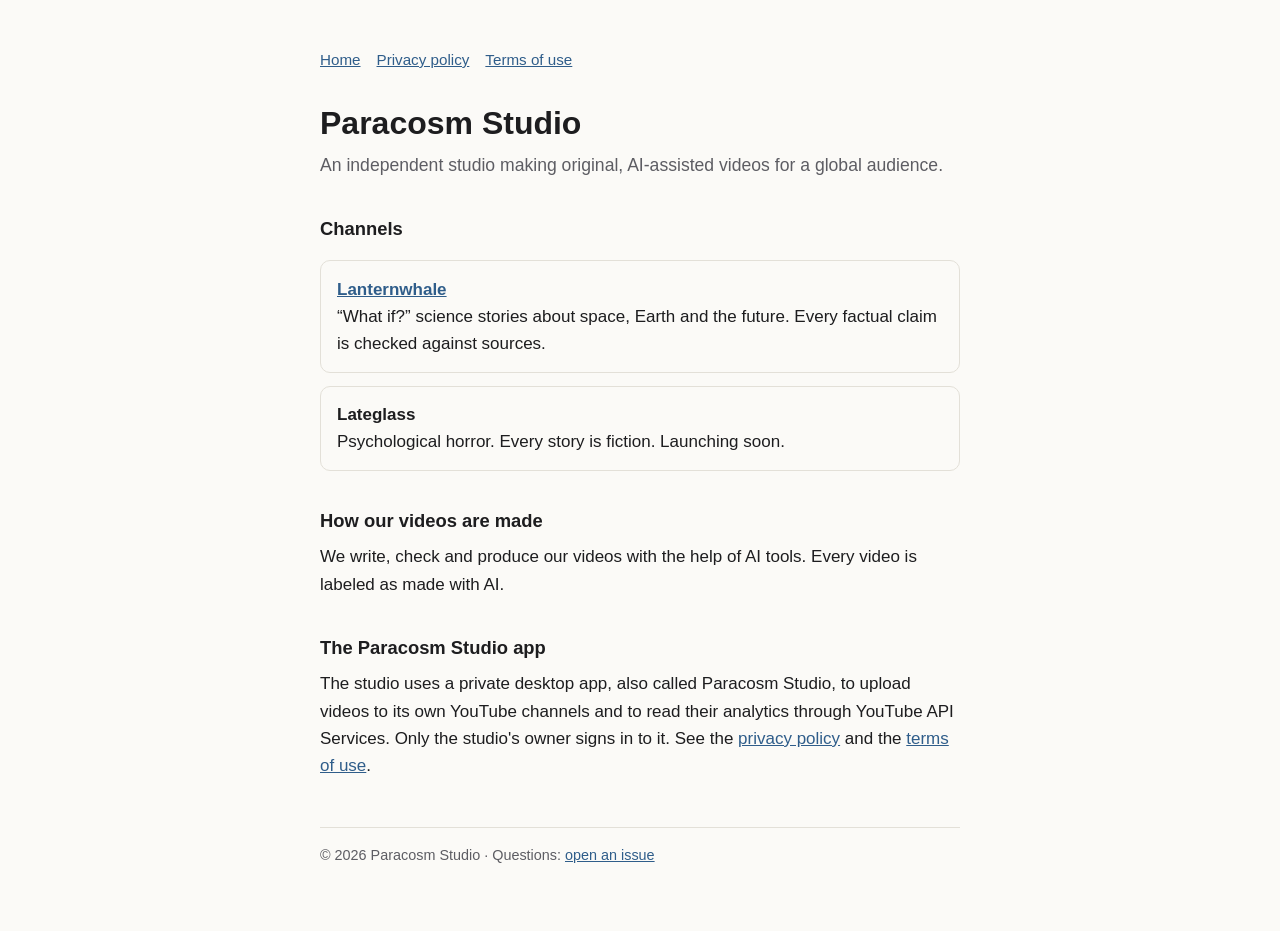
<file: index.html>
<!doctype html>
<html lang="en">
<head>
  <meta charset="utf-8">
  <meta name="viewport" content="width=device-width, initial-scale=1">
  <title>Paracosm Studio</title>
  <meta name="description" content="An independent studio making original, AI-assisted videos for a global audience.">
  <link rel="stylesheet" href="style.css">
</head>
<body>
<main>
  <nav><a href="./">Home</a><a href="privacy.html">Privacy policy</a><a href="terms.html">Terms of use</a></nav>

  <h1>Paracosm Studio</h1>
  <p class="lead">An independent studio making original, AI-assisted videos for a global audience.</p>

  <h2>Channels</h2>
  <ul class="channels">
    <li>
      <strong><a href="https://www.youtube.com/@lanternwhale">Lanternwhale</a></strong>
      “What if?” science stories about space, Earth and the future. Every factual claim is checked against sources.
    </li>
    <li>
      <strong>Lateglass</strong>
      Psychological horror. Every story is fiction. Launching soon.
    </li>
  </ul>

  <h2>How our videos are made</h2>
  <p>We write, check and produce our videos with the help of AI tools. Every video is labeled as made with AI.</p>

  <h2>The Paracosm Studio app</h2>
  <p>The studio uses a private desktop app, also called Paracosm Studio, to upload videos to its own YouTube
    channels and to read their analytics through YouTube API Services. Only the studio's owner signs in to it.
    See the <a href="privacy.html">privacy policy</a> and the <a href="terms.html">terms of use</a>.</p>

  <footer>
    © 2026 Paracosm Studio ·
    Questions: <a href="https://github.com/litokan/paracosm-studio/issues">open an issue</a>
  </footer>
</main>
</body>
</html>
</file>
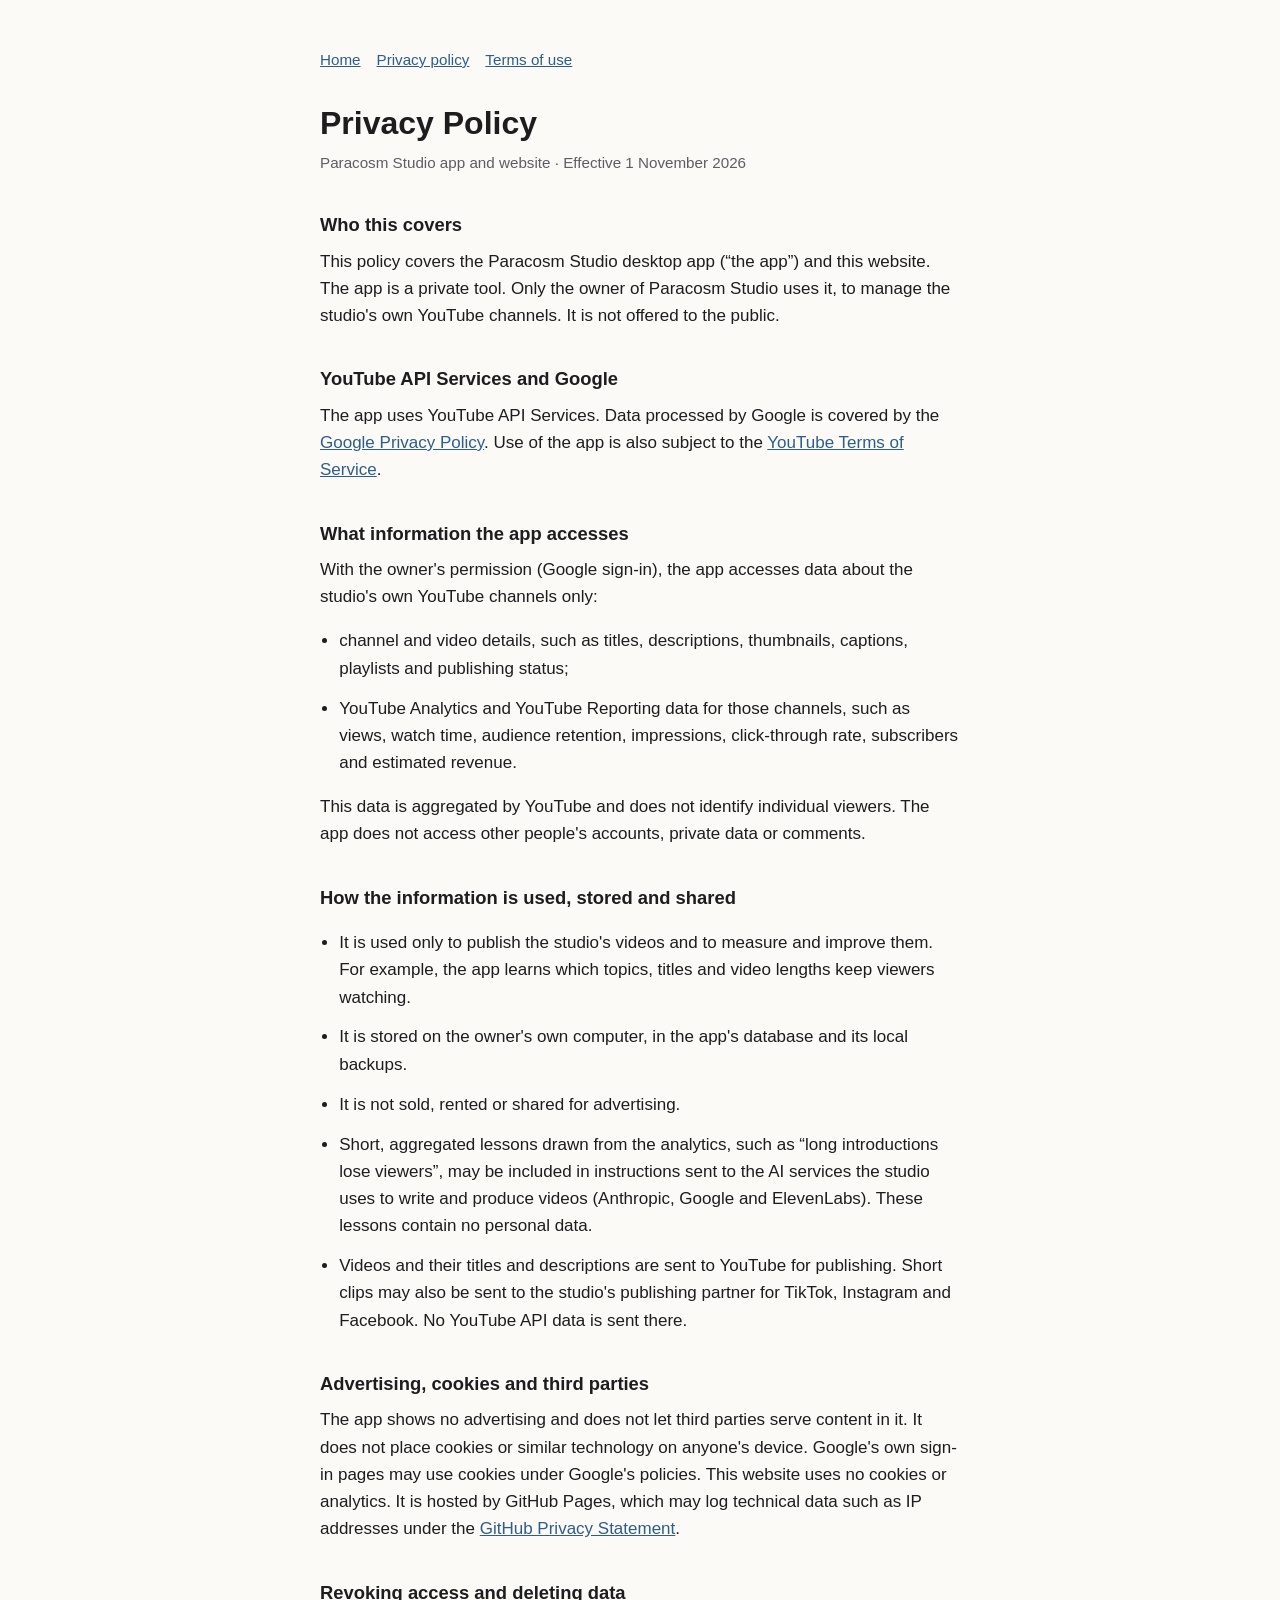
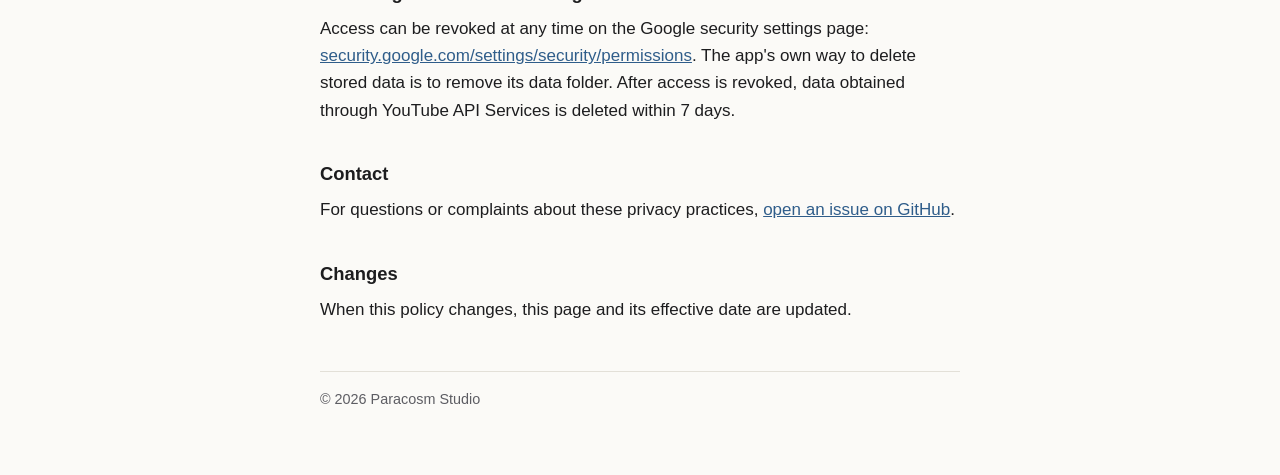
<file: privacy.html>
<!doctype html>
<html lang="en">
<head>
  <meta charset="utf-8">
  <meta name="viewport" content="width=device-width, initial-scale=1">
  <title>Privacy Policy · Paracosm Studio</title>
  <link rel="stylesheet" href="style.css">
</head>
<body>
<main>
  <nav><a href="./">Home</a><a href="privacy.html">Privacy policy</a><a href="terms.html">Terms of use</a></nav>

  <h1>Privacy Policy</h1>
  <p class="meta">Paracosm Studio app and website · Effective 1 November 2026</p>

  <h2>Who this covers</h2>
  <p>This policy covers the Paracosm Studio desktop app (“the app”) and this website. The app is a private tool.
    Only the owner of Paracosm Studio uses it, to manage the studio's own YouTube channels. It is not offered
    to the public.</p>

  <h2>YouTube API Services and Google</h2>
  <p>The app uses YouTube API Services. Data processed by Google is covered by the
    <a href="http://www.google.com/policies/privacy">Google Privacy Policy</a>.
    Use of the app is also subject to the <a href="https://www.youtube.com/t/terms">YouTube Terms of Service</a>.</p>

  <h2>What information the app accesses</h2>
  <p>With the owner's permission (Google sign-in), the app accesses data about the studio's own YouTube channels only:</p>
  <ul>
    <li>channel and video details, such as titles, descriptions, thumbnails, captions, playlists and publishing status;</li>
    <li>YouTube Analytics and YouTube Reporting data for those channels, such as views, watch time, audience retention,
      impressions, click-through rate, subscribers and estimated revenue.</li>
  </ul>
  <p>This data is aggregated by YouTube and does not identify individual viewers. The app does not access other
    people's accounts, private data or comments.</p>

  <h2>How the information is used, stored and shared</h2>
  <ul>
    <li>It is used only to publish the studio's videos and to measure and improve them. For example, the app learns
      which topics, titles and video lengths keep viewers watching.</li>
    <li>It is stored on the owner's own computer, in the app's database and its local backups.</li>
    <li>It is not sold, rented or shared for advertising.</li>
    <li>Short, aggregated lessons drawn from the analytics, such as “long introductions lose viewers”, may be included
      in instructions sent to the AI services the studio uses to write and produce videos (Anthropic, Google and ElevenLabs).
      These lessons contain no personal data.</li>
    <li>Videos and their titles and descriptions are sent to YouTube for publishing. Short clips may also be sent to the
      studio's publishing partner for TikTok, Instagram and Facebook. No YouTube API data is sent there.</li>
  </ul>

  <h2>Advertising, cookies and third parties</h2>
  <p>The app shows no advertising and does not let third parties serve content in it. It does not place cookies
    or similar technology on anyone's device. Google's own sign-in pages may use cookies under Google's policies.
    This website uses no cookies or analytics. It is hosted by GitHub Pages, which may log technical data such as
    IP addresses under the <a href="https://docs.github.com/site-policy/privacy-policies/github-general-privacy-statement">GitHub
    Privacy Statement</a>.</p>

  <h2>Revoking access and deleting data</h2>
  <p>Access can be revoked at any time on the Google security settings page:
    <a href="https://security.google.com/settings/security/permissions">security.google.com/settings/security/permissions</a>.
    The app's own way to delete stored data is to remove its data folder. After access is revoked, data obtained
    through YouTube API Services is deleted within 7 days.</p>

  <h2>Contact</h2>
  <p>For questions or complaints about these privacy practices,
    <a href="https://github.com/litokan/paracosm-studio/issues">open an issue on GitHub</a>.</p>

  <h2>Changes</h2>
  <p>When this policy changes, this page and its effective date are updated.</p>

  <footer>© 2026 Paracosm Studio</footer>
</main>
</body>
</html>
</file>
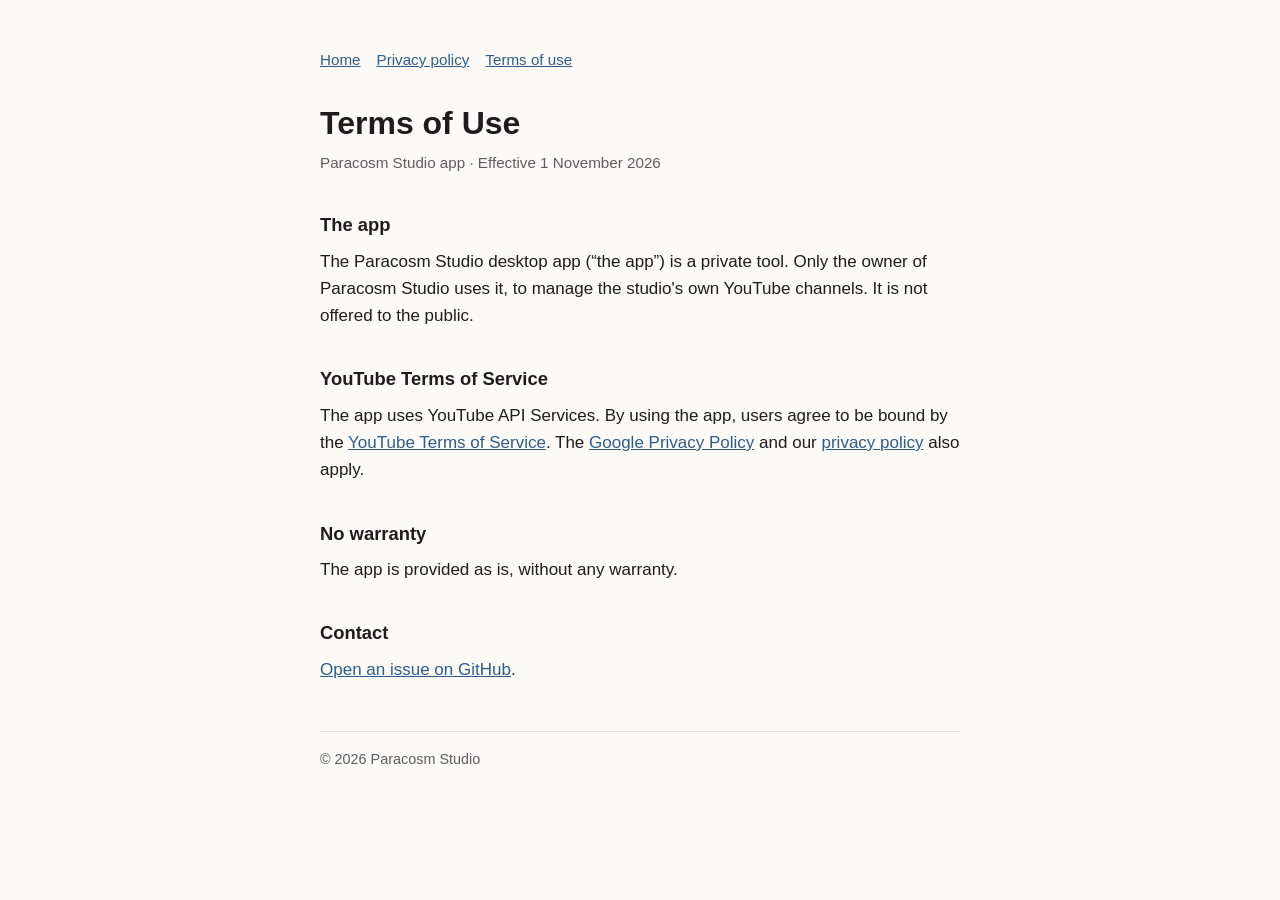
<file: terms.html>
<!doctype html>
<html lang="en">
<head>
  <meta charset="utf-8">
  <meta name="viewport" content="width=device-width, initial-scale=1">
  <title>Terms of Use · Paracosm Studio</title>
  <link rel="stylesheet" href="style.css">
</head>
<body>
<main>
  <nav><a href="./">Home</a><a href="privacy.html">Privacy policy</a><a href="terms.html">Terms of use</a></nav>

  <h1>Terms of Use</h1>
  <p class="meta">Paracosm Studio app · Effective 1 November 2026</p>

  <h2>The app</h2>
  <p>The Paracosm Studio desktop app (“the app”) is a private tool. Only the owner of Paracosm Studio uses it,
    to manage the studio's own YouTube channels. It is not offered to the public.</p>

  <h2>YouTube Terms of Service</h2>
  <p>The app uses YouTube API Services. By using the app, users agree to be bound by the
    <a href="https://www.youtube.com/t/terms">YouTube Terms of Service</a>.
    The <a href="http://www.google.com/policies/privacy">Google Privacy Policy</a> and our
    <a href="privacy.html">privacy policy</a> also apply.</p>

  <h2>No warranty</h2>
  <p>The app is provided as is, without any warranty.</p>

  <h2>Contact</h2>
  <p><a href="https://github.com/litokan/paracosm-studio/issues">Open an issue on GitHub</a>.</p>

  <footer>© 2026 Paracosm Studio</footer>
</main>
</body>
</html>
</file>
<file: style.css>
:root {
  --bg: #fbfaf7;
  --text: #1d1d1f;
  --muted: #5d5d63;
  --line: #e3e0d8;
  --accent: #2f5d8a;
}

@media (prefers-color-scheme: dark) {
  :root {
    --bg: #111215;
    --text: #ececef;
    --muted: #a3a3ab;
    --line: #2a2c31;
    --accent: #8db8e3;
  }
}

* { box-sizing: border-box; }

body {
  margin: 0;
  background: var(--bg);
  color: var(--text);
  font: 17px/1.6 -apple-system, BlinkMacSystemFont, "Segoe UI", Roboto, "Helvetica Neue", Arial, sans-serif;
}

main {
  max-width: 42rem;
  margin: 0 auto;
  padding: 3rem 1rem 4rem;
}

h1 { font-size: 2rem; line-height: 1.2; margin: 0 0 0.5rem; }
h2 { font-size: 1.15rem; margin: 2.2rem 0 0.5rem; }
p, li { margin: 0 0 0.8rem; }
ul { padding-left: 1.2rem; }
a { color: var(--accent); }

.lead { color: var(--muted); font-size: 1.1rem; }
.meta { color: var(--muted); font-size: 0.95rem; }

.channels { list-style: none; padding: 0; }
.channels li {
  border: 1px solid var(--line);
  border-radius: 10px;
  padding: 0.9rem 1rem;
  margin-bottom: 0.8rem;
}
.channels strong { display: block; }

nav { margin-bottom: 2rem; font-size: 0.95rem; }
nav a { margin-right: 1rem; }

footer {
  border-top: 1px solid var(--line);
  margin-top: 3rem;
  padding-top: 1rem;
  color: var(--muted);
  font-size: 0.9rem;
}
</file>
